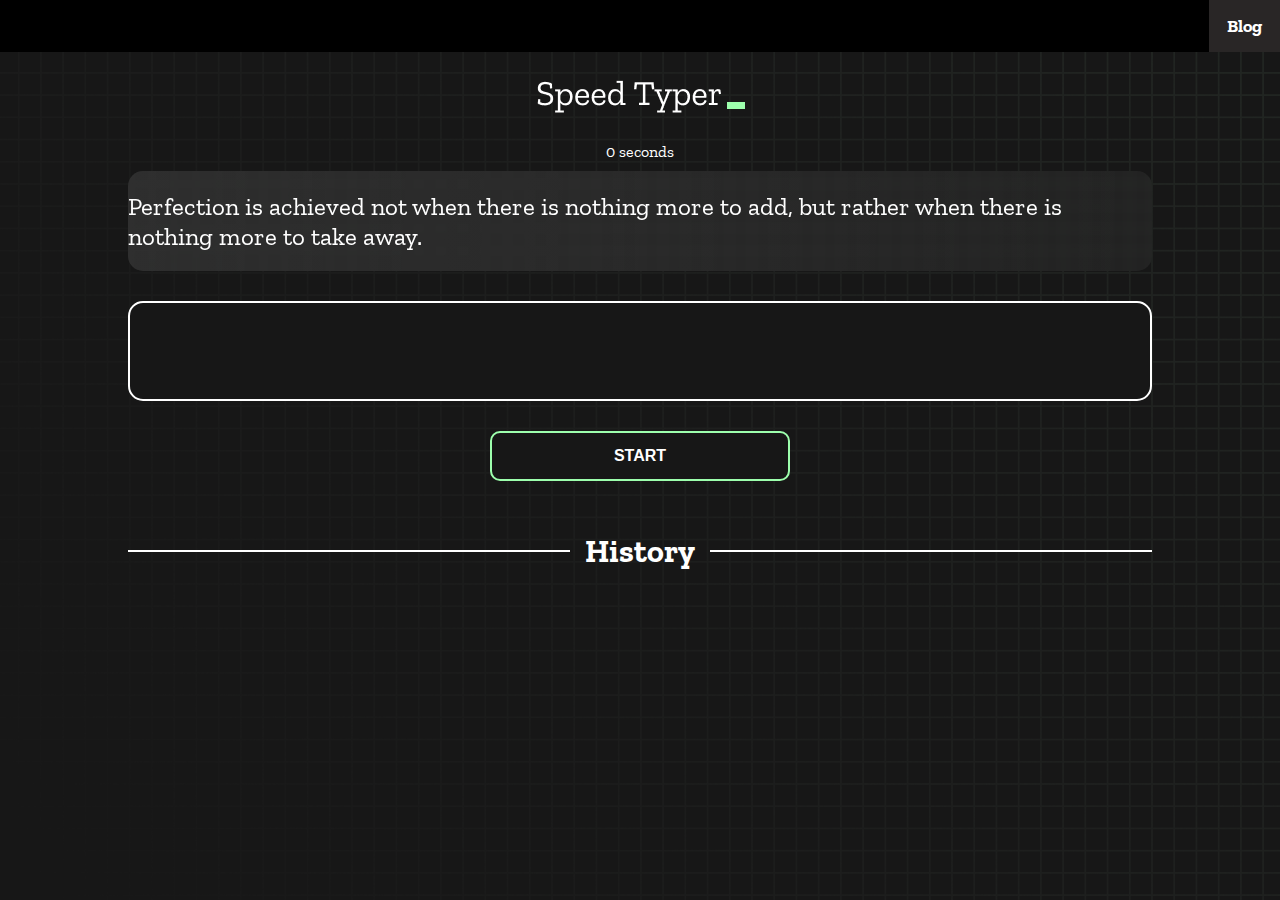
<file: index.html>
<!DOCTYPE html>
<html lang="en">
  <head>
    <meta charset="UTF-8" />
    <meta http-equiv="X-UA-Compatible" content="IE=edge" />
    <meta name="viewport" content="width=device-width, initial-scale=1.0" />
    <title>Type Monster</title>
    <link rel="stylesheet" href="styles.css" />
    <link rel="preconnect" href="https://fonts.googleapis.com" />
    <link rel="preconnect" href="https://fonts.gstatic.com" crossorigin />
    <link
      href="https://fonts.googleapis.com/css2?family=Zilla+Slab:wght@300;400;500&display=swap"
      rel="stylesheet"
    />
  </head>
  <body>
      <div class="navbar">
        <a class="active" href="/blog.html">Blog</a>
      </div>
    <h1 class="title"><img src="./logo.png" /></h1>
    <div id="show-time">0 seconds</div>

    <div class="box-container">
      <div id="question"></div>

      <div id="display" class="inactive"></div>

      <div class="buttons">
        <button id="starts">START</button>
      </div>

      <div class="divider-container">
        <div class="line"></div>
        <h1 class="title2">History</h1>
        <div class="line"></div>
      </div>
      <div id="histories"></div>
    </div>

    <div id="countdown"></div>
    <div id="modal-background" class="hidden"></div>
    <div id="result" class="hidden"></div>

    <script src="./history.js"></script>
    <script src="./script.js"></script>
  </body>
</html>
</file>
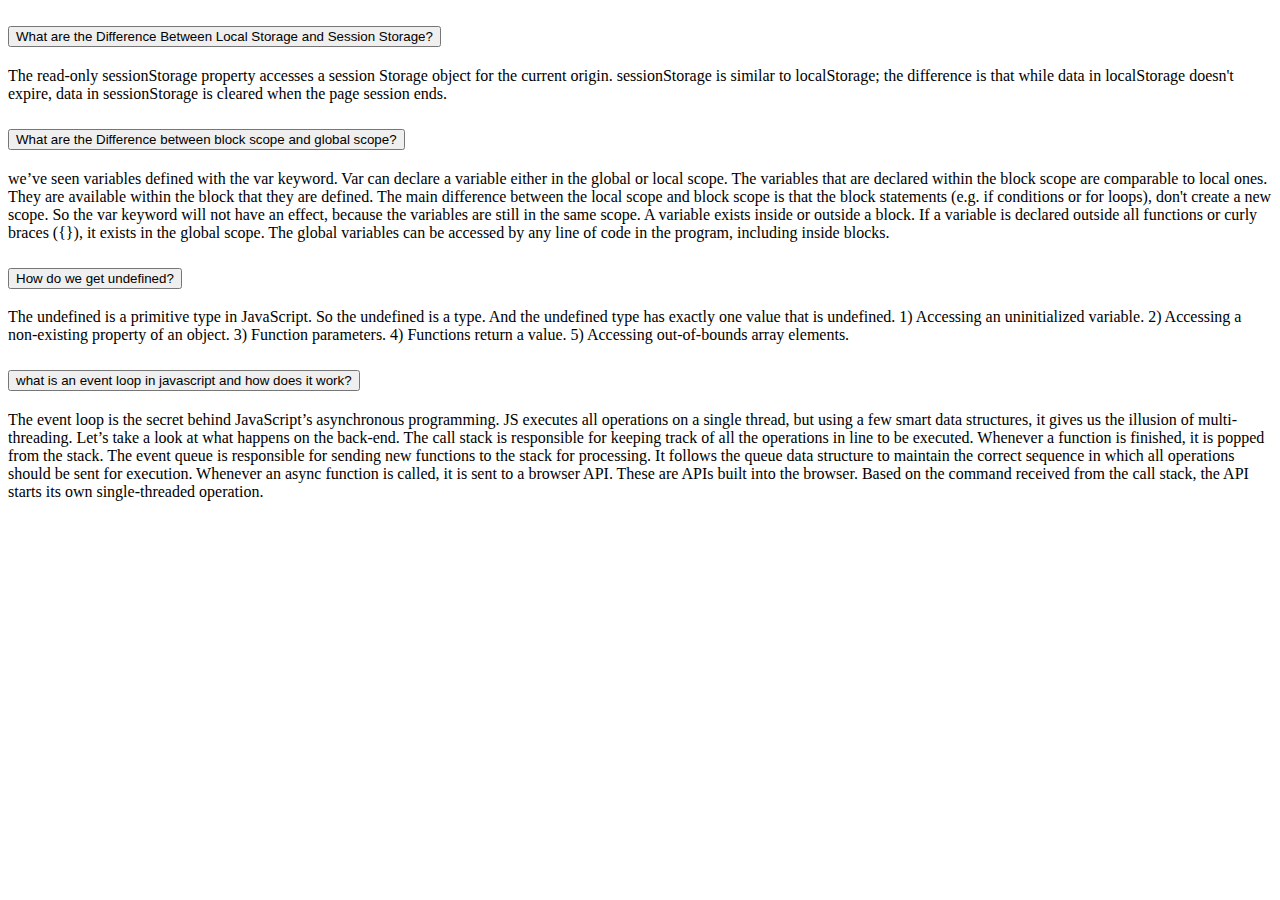
<file: blog.html>
<!doctype html>
<html lang="en">
  <head>
    <meta charset="utf-8">
    <meta name="viewport" content="width=device-width, initial-scale=1">
    <title>Blog</title>
    <link href="https://cdn.jsdelivr.net/npm/bootstrap@5.2.1/dist/css/bootstrap.min.css" rel="stylesheet" integrity="sha384-iYQeCzEYFbKjA/T2uDLTpkwGzCiq6soy8tYaI1GyVh/UjpbCx/TYkiZhlZB6+fzT" crossorigin="anonymous">
</head>
<body>
  <section>
    <div class="container-fluid mt-5">
      <div class="accordion accordion-flush m-4 p-2 gap-3" id="accordionFlushExample">
          <div class="accordion-item">
          <h2 class="accordion-header" id="flush-headingOne">
              <button class="accordion-button collapsed " type="button" data-bs-toggle="collapse" data-bs-target="#flush-collapseOne" aria-expanded="false" aria-controls="flush-collapseOne">
                What are the Difference Between Local Storage and Session Storage?
              </button>
          </h2>
          <div id="flush-collapseOne" class="accordion-collapse collapse" aria-labelledby="flush-headingOne" data-bs-parent="#accordionFlushExample">
              <div class="accordion-body">The read-only sessionStorage property accesses a session Storage object for the current origin. sessionStorage is similar to localStorage; the difference is that while data in localStorage doesn't expire, data in sessionStorage is cleared when the page session ends.</div>
          </div>
          </div>
          <div class="accordion-item">
          <h2 class="accordion-header" id="flush-headingTwo">
              <button class="accordion-button collapsed " type="button" data-bs-toggle="collapse" data-bs-target="#flush-collapseTwo" aria-expanded="false" aria-controls="flush-collapseTwo">
              What are the Difference between block scope and global scope?
              </button>
            </h2>
            <div id="flush-collapseTwo" class="accordion-collapse collapse" aria-labelledby="flush-headingTwo" data-bs-parent="#accordionFlushExample">
              <div class="accordion-body">we’ve seen variables defined with the var keyword. Var can declare a variable either in the global or local scope. The variables that are declared within the block scope are comparable to local ones. They are available within the block that they are defined.
              The main difference between the local scope and block scope is that the block statements (e.g. if conditions or for loops), don't create a new scope. So the var keyword will not have an effect, because the variables are still in the same scope.


              A variable exists inside or outside a block. If a variable is declared outside all functions or curly braces ({}), it exists in the global scope. The global variables can be accessed by any line of code in the program, including inside blocks.
              </div>
            </div>
          </div>
          <div class="accordion-item">
            <h2 class="accordion-header" id="flush-headingThree">
              <button class="accordion-button collapsed" type="button" data-bs-toggle="collapse" data-bs-target="#flush-collapseThree" aria-expanded="false" aria-controls="flush-collapseThree">
                How do we get undefined?
              </button>
            </h2>
            <div id="flush-collapseThree" class="accordion-collapse collapse" aria-labelledby="flush-headingThree" data-bs-parent="#accordionFlushExample">
              <div class="accordion-body">The undefined is a primitive type in JavaScript. So the undefined is a type. And the undefined type has exactly one value that is undefined.
                1) Accessing an uninitialized variable.
                2) Accessing a non-existing property of an object.
                3) Function parameters.
                4) Functions return a value.
                5) Accessing out-of-bounds array elements.
          </div>
          </div>
          <div class="accordion-item">
              <h2 class="accordion-header" id="flush-headingFour">
              <button class="accordion-button collapsed " type="button" data-bs-toggle="collapse" data-bs-target="#flush-collapseFour" aria-expanded="false" aria-controls="flush-collapseFour">
                what is an event loop in javascript and how does it work?
              </button>
              </h2>
              <div id="flush-collapseFour" class="accordion-collapse collapse" aria-labelledby="flush-headingFour" data-bs-parent="#accordionFlushExample">
              <div class="accordion-body">The event loop is the secret behind JavaScript’s asynchronous programming. JS executes all operations on a single thread, but using a few smart data structures, it gives us the illusion of multi-threading. Let’s take a look at what happens on the back-end.
              The call stack is responsible for keeping track of all the operations in line to be executed. Whenever a function is finished, it is popped from the stack.
              The event queue is responsible for sending new functions to the stack for processing. It follows the queue data structure to maintain the correct sequence in which all operations should be sent for execution.

              Whenever an async function is called, it is sent to a browser API. These are APIs built into the browser. Based on the command received from the call stack, the API starts its own single-threaded operation.
              </div>
              </div>
          </div>
      </div>
  </div>
  </section>
    <script src="https://cdn.jsdelivr.net/npm/bootstrap@5.2.1/dist/js/bootstrap.bundle.min.js" integrity="sha384-u1OknCvxWvY5kfmNBILK2hRnQC3Pr17a+RTT6rIHI7NnikvbZlHgTPOOmMi466C8" crossorigin="anonymous"></script>
  </body>
</html>
</file>
<file: styles.css>
* {
  padding: 0;
  margin: 0;
  box-sizing: border-box;
}

body {
  background-image: url("./bg.png");
  background-size: cover;
  background-position: left top;
  font-family: "Zilla Slab", serif;
}
#question {
  height: 100px;
  display: flex;
  align-items: center;
  justify-content: center;
  color: white;
  font-size: 25px;
  border-radius: 15px;
  background: rgb(255, 255, 255);
  background: linear-gradient(
    92.49deg,
    rgba(255, 255, 255, 0.1) 0.18%,
    rgba(255, 255, 255, 0.05) 99.85%
  );
  backdrop-filter: blur(5px);
  margin-bottom: 30px;
}

#display {
  height: 100px;
  display: flex;
  flex-wrap: wrap;
  align-items: center;
  padding-left: 5rem;
  color: white;
  font-size: 32px;
  background-color: #171717;
  border: 2px solid #9dffad;
  border-radius: 15px;
}

#countdown {
  position: fixed;
  height: 100vh;
  width: 100vw;
  background-color: rgba(0, 0, 0, 0.8);
  top: 0;
  left: 0;
  display: flex;
  align-items: center;
  justify-content: center;
  font-size: 3rem;
  color: white;
  display: none;
}
#result {
  position: fixed;
  top: 50%; 
  left: 50%;
  transform: translate(-50%, -50%);
  height: 250px;
  width: 400px;
  background-color: #171717;
  border-radius: 15px;
  border: 2px solid #9dffad;
  color: white;
  text-align: center;
  padding: 2rem;
}
#show-time{
  text-align: center;
  color: white;
  margin: 10px 0;
}
.navbar {
  overflow: hidden;
  background-color: rgb(0, 0, 0);
}
.navbar a {
  float: right;
  color: #e0ebb3;
  text-align: center;
  padding: 15px 18px;
  text-decoration: none;
  font-size: 18px;
  font-weight: bold;
}
.navbar a.active {
  background-color: #292626;
  color: rgb(255, 255, 255);
}
.box-container {
  width: 80%;
  margin: 0 auto;
}
.green {
  color: #9dffad;
}
.red {
  color: #eb6565;
}
.bold {
  font-weight: 700;
}
.inactive {
  border: 2px solid white !important;
}
.hidden {
  display: none;
}
.title {
  text-align: center;
  color: white;
  margin: 20px 0;
}

.divider-container {
  height: 80px;
  display: flex;
  justify-content: center;
  align-items: center;
  gap: 15px;
  margin: 0 auto;
}

.line {
  height: 2px;
  background: white;
  width: 100%;
}

.title2 {
  color: white;
  display: block;
}

.buttons {
  display: flex;
  justify-content: center;
  margin: 30px 0;
}
button {
  padding: 10px 20px;
  border: none;
  font-size: 16px;
  font-weight: bold;
  width: 300px;
  height: 50px;
  color: white;
  background-color: #171717;
  border-radius: 10px;
  border: 2px solid #9dffad;
  cursor: pointer;
}

#histories {
  display: grid;
  grid-template-columns: repeat(3, 1fr);
  gap: 20px;
  margin-bottom: 50px;
}

@media only screen and (max-width: 688px) {
  #histories {
    display: flex;
    flex-wrap: wrap;
    justify-content: space-around;
    text-align: center;
  }
}
.card {
  width: 100%;
  height: 100%;
  padding: 50px;
  display: flex;
  flex-direction: column;
  justify-content: center;
  align-items: center;
  text-align: center;
  padding: 20px 30px;
  color: white;
  border-radius: 15px;
  background: rgb(255, 255, 255);
  background: linear-gradient(
    92.49deg,
    rgba(255, 255, 255, 0.1) 0.18%,
    rgba(255, 255, 255, 0.05) 99.85%
  );
  backdrop-filter: blur(5px);
  margin-bottom: 30px;
}

#modal-background {
  background: rgb(255, 255, 255);
  background: linear-gradient(
    92.49deg,
    rgba(255, 255, 255, 0.1) 0.18%,
    rgba(255, 255, 255, 0.05) 99.85%
  );
  backdrop-filter: blur(5px);
  height: 100vh;
  width: 100%;
  position: fixed;
  top: 0;
}

@media only screen and (max-width: 700px) {
  .box-container {
    padding: 0 20px;
    width: 100%;
  }
  .card {
    flex-direction: column;
  }
}
</file>
